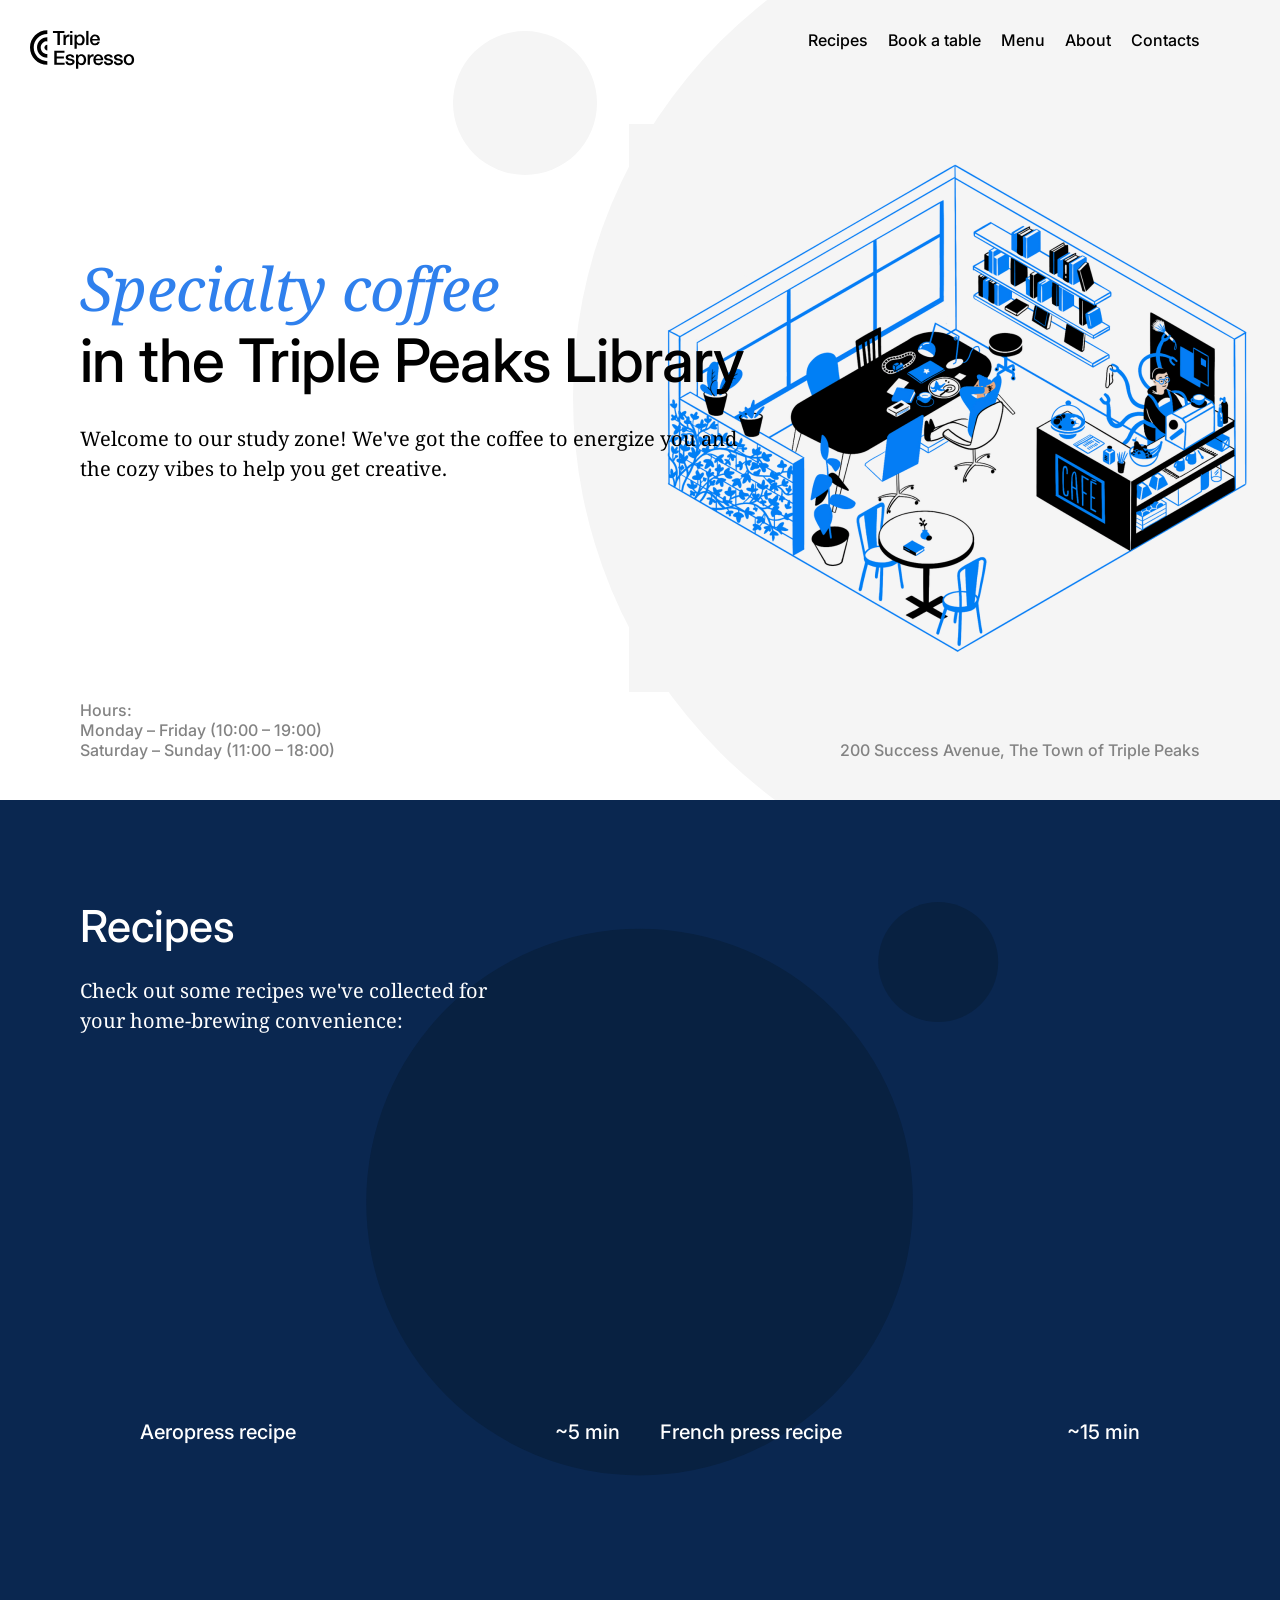
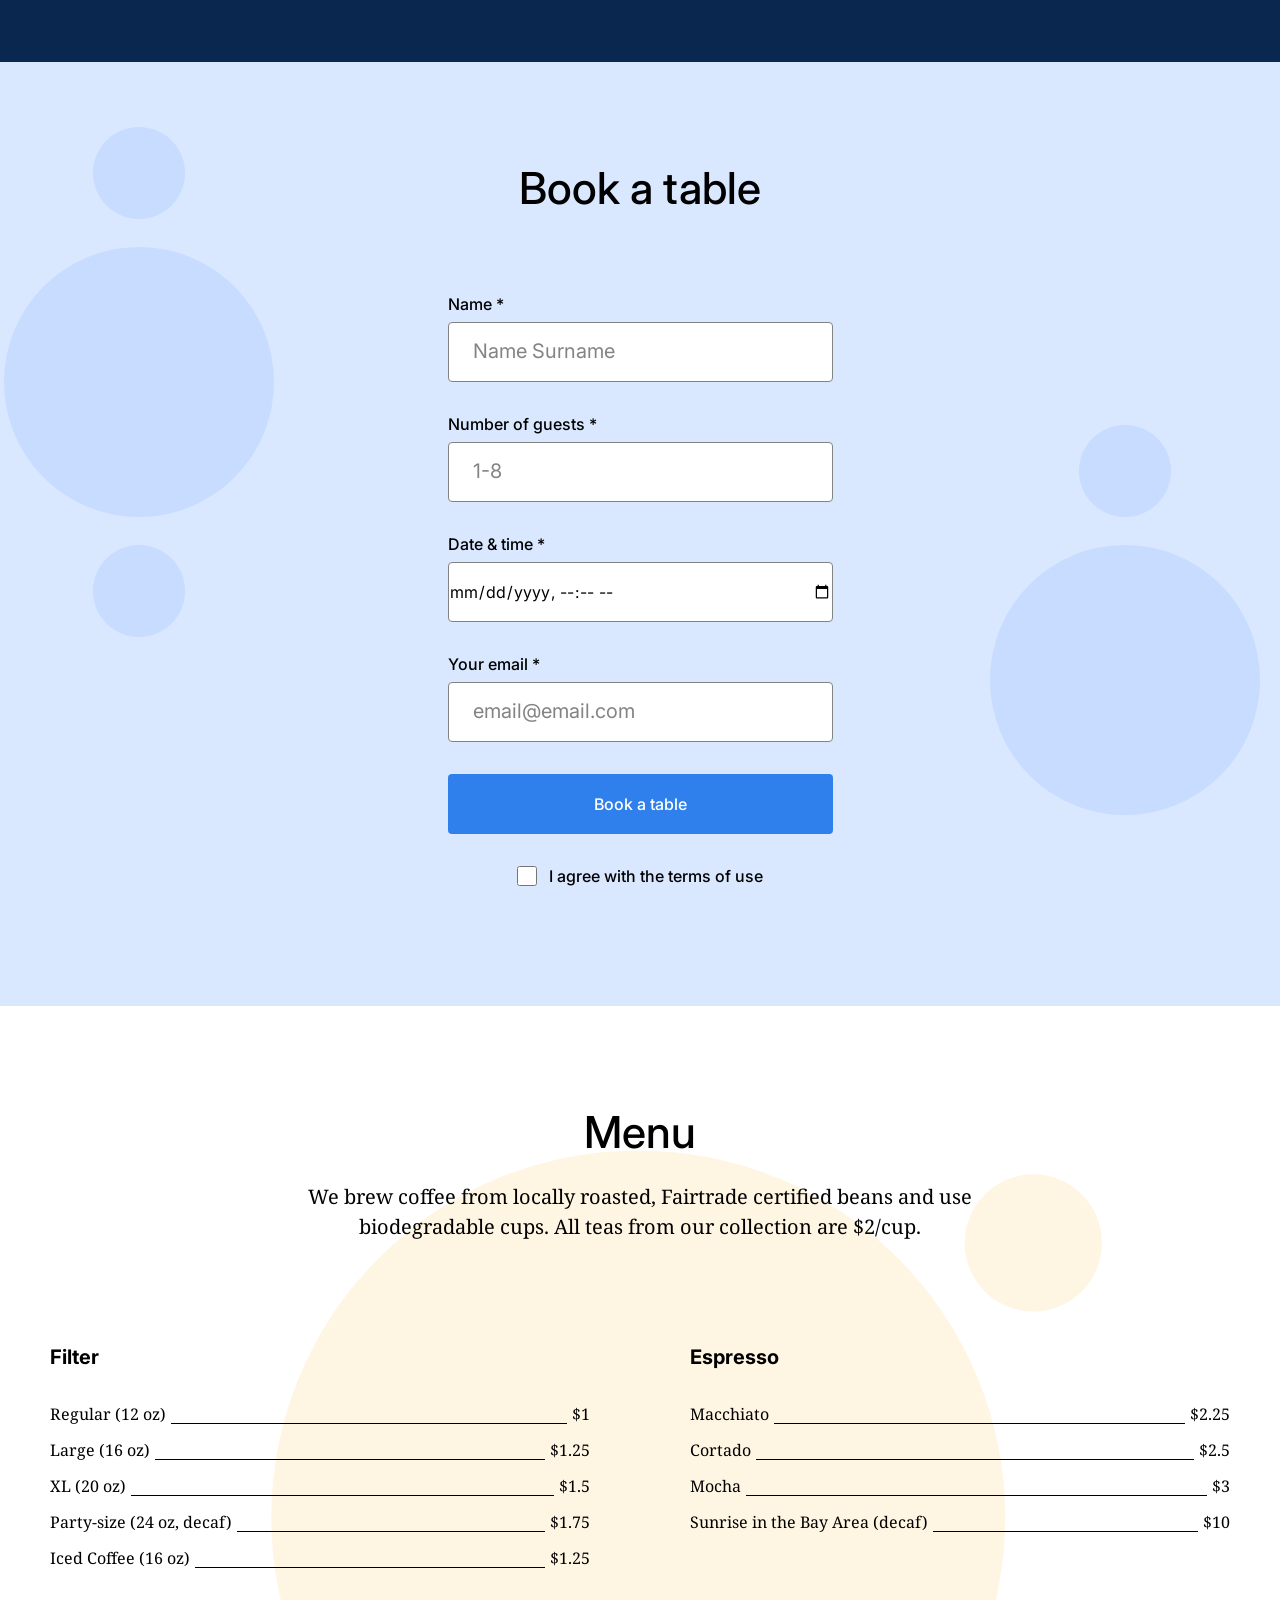
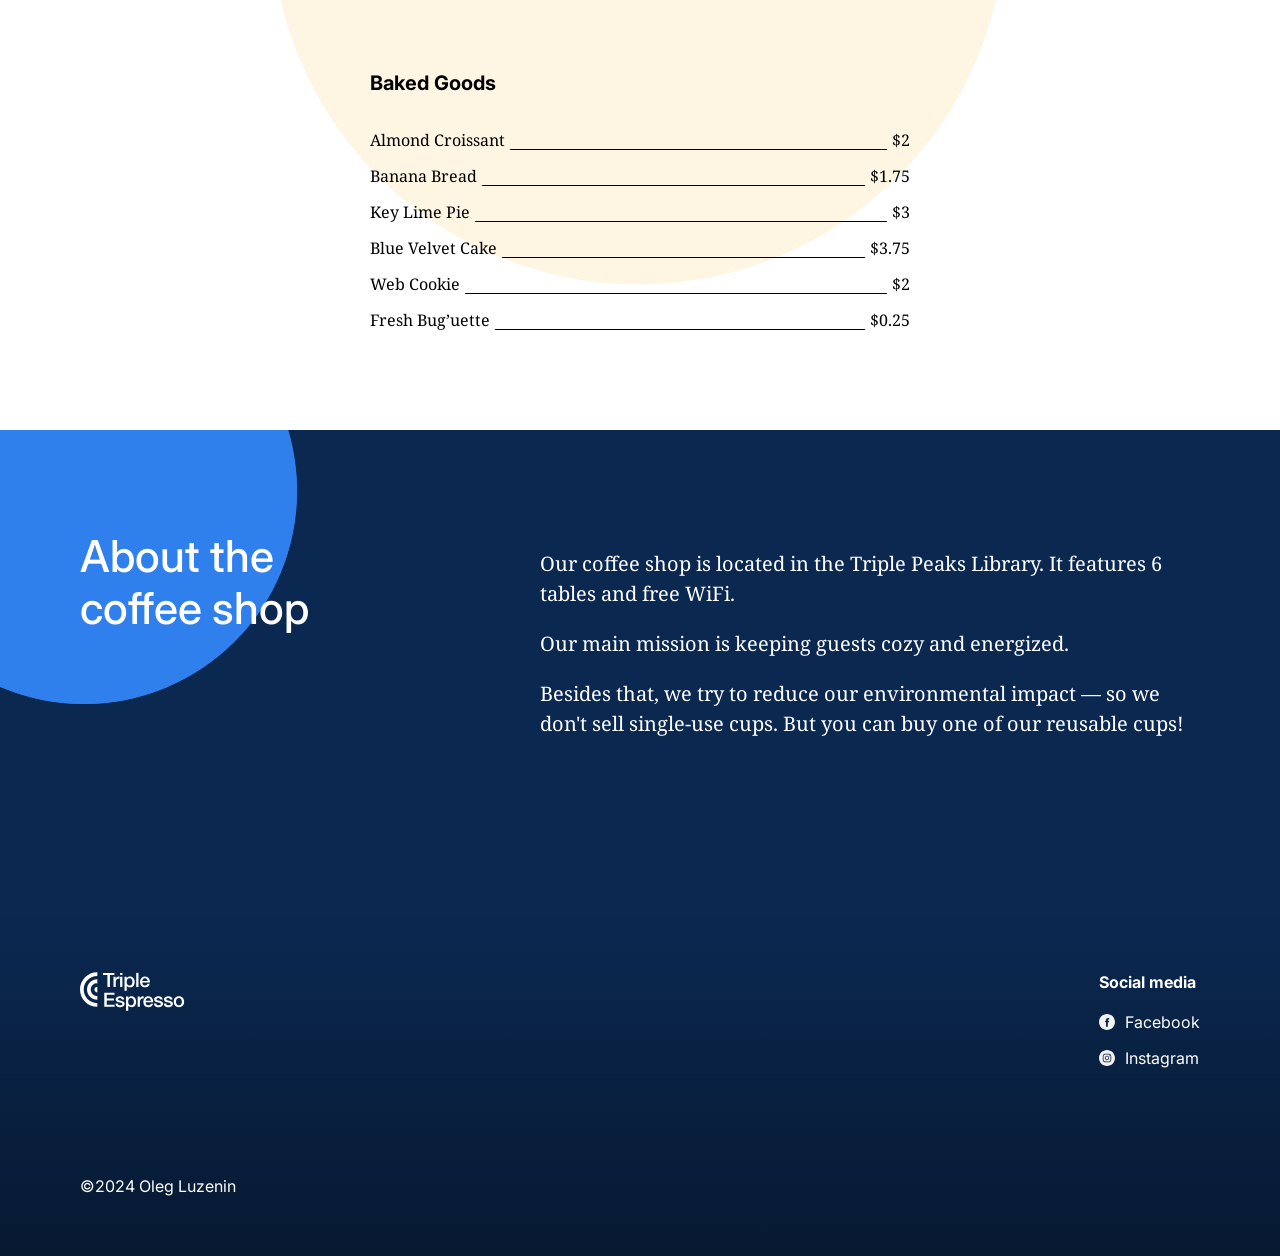
<file: index.html>
<!DOCTYPE html>
<html lang="en">
  <head>
    <meta charset="UTF-8" />
    <meta http-equiv="X-UA-Compatible" content="IE=edge" />
    <meta name="viewport" content="width=device-width, initial-scale= 1.0" />
    <meta name="author" content="Oleg Luzenin" />
    <meta name="description" content="Oleg Coffee shop's webpage with a form" />
    <meta name="keywords" content="coffee, shop, order coffee, bakery" />
    <title>Oleg's Coffee Shop</title>
    <link rel="shortcut icon" href="./favicon.ico" />
    <link rel="stylesheet" href="./pages/index.css" />
    <link rel="preconnect" href="https://fonts.googleapis.com" />
    <link rel="preconnect" href="https://fonts.gstatic.com" crossorigin />
    <link
      href="https://fonts.googleapis.com/css2?family=Inter:wght@100..900&family=Noto+Serif:ital,wght@0,100..900;1,100..900&display=swap"
      rel="stylesheet"
    />
  </head>
  <body>
    <div class="page">
      <header class="header">
        <nav class="nav">
          <img
            class="nav__logo"
            src="./images/logo_coffeeshop_dark.svg"
            alt="Coffee-shop logo"
          />
          <ul class="nav__links">
            <li>
              <a class="nav__link" href="#recipes">Recipes</a>
            </li>
            <li>
              <a class="nav__link" href="#reservation">Book a table</a>
            </li>
            <li>
              <a class="nav__link" href="#menu">Menu</a>
            </li>
            <li>
              <a class="nav__link" href="#about">About</a>
            </li>
            <li>
              <a class="nav__link" href="#contacts">Contacts</a>
            </li>
          </ul>
        </nav>
        <h1 class="header__title">
          <span class="header__accent"> Specialty coffee</span>
          in the Triple Peaks Library
        </h1>
        <p class="header__description">
          Welcome to our study zone! We've got the coffee to energize you and
          the cozy vibes to help you get creative.
        </p>
        <img
          class="header__image"
          src="images/inside_coffee_shop.png"
          alt="inside coffee shop image"
        />
        <div class="header__footer">
          <div>
            <p class="header__paragraph">Hours:</p>
            <p class="header__paragraph">Monday – Friday (10:00 – 19:00)</p>
            <p class="header__paragraph">Saturday – Sunday (11:00 – 18:00)</p>
          </div>
          <p class="header__paragraph">
            200 Success Avenue, The Town of Triple Peaks
          </p>
        </div>
      </header>

      <main class="content">
        <section class="recipes" id="recipes">
          <h2 class="recipes__title">Recipes</h2>
          <p class="recipes__subtitle">
            Check out some recipes we've collected for your home-brewing
            convenience:
          </p>
          <div class="recipes__videos">
            <div>
              <iframe
                class="recipes__iframe"
                src="https://www.youtube.com/embed/j6VlT_jUVPc?si=q5_dGD0OAo_rP4UH"
                title="YouTube video player"
                allow="accelerometer; autoplay; clipboard-write; encrypted-media; gyroscope; 
                          picture-in-picture; web-share"
                referrerpolicy="strict-origin-when-cross-origin"
                allowfullscreen
              >
              </iframe>
              <p class="recipes__video-caption">
                Aeropress recipe <span>~5 min</span>
              </p>
            </div>
            <div>
              <iframe
                class="recipes__iframe"
                src="https://www.youtube.com/embed/st571DYYTR8?si=ihalFQa3wiOL9oaL"
                title="YouTube video player"
                allow="accelerometer; autoplay; clipboard-write; encrypted-media; gyroscope; picture-in-picture; web-share"
                referrerpolicy="strict-origin-when-cross-origin"
                allowfullscreen
              >
              </iframe>
              <p class="recipes__video-caption">
                French press recipe<span>~15 min</span>
              </p>
            </div>
          </div>
        </section>
        <section class="reservation" id="reservation">
          <h2 class="reservation__title">Book a table</h2>
          <form class="reservation__form form">
            <fieldset class="form__fieldset">
              <label class="form__label"
                >Name *
                <input
                  class="form__input"
                  type="text"
                  name="name"
                  placeholder="Name Surname"
                  required
                />
              </label>
              <label class="form__label">
                Number of guests *
                <input
                  class="form__input"
                  type="number"
                  min="1"
                  max="8"
                  placeholder="1-8"
                  required
                />
              </label>
              <label class="form__label"
                >Date & time *
                <input class="form__input" type="datetime-local" required />
              </label>
              <label class="form__label">
                Your email *
                <input
                  class="form__input"
                  type="email"
                  placeholder="email@email.com"
                  required
                />
              </label>
            </fieldset>
            <button class="form__button" type="submit" id="button">
              Book a table
            </button>
            <label class="form__label form__label_type_checkbox">
              <input type="checkbox" class="form__checkbox" required />
              I agree with the terms of use
            </label>
          </form>
        </section>
        <section class="menu" id="menu">
          <h2 class="menu__title">Menu</h2>
          <p class="menu__subtitle">
            We brew coffee from locally roasted, Fairtrade certified beans and
            use biodegradable cups. All teas from our collection are $2/cup.
          </p>
          <ul class="menu__cards">
            <li class="card">
              <h3 class="card__title">Filter</h3>
              <ul class="card__list">
                <li class="card__list-item">
                  Regular (12 oz)
                  <span class="card__list-divider"></span>
                  $1
                </li>
                <li class="card__list-item">
                  Large (16 oz)
                  <span class="card__list-divider"></span>
                  $1.25
                </li>
                <li class="card__list-item">
                  XL (20 oz)
                  <span class="card__list-divider"></span>
                  $1.5
                </li>
                <li class="card__list-item">
                  Party-size (24 oz, decaf)
                  <span class="card__list-divider"></span>
                  $1.75
                </li>
                <li class="card__list-item">
                  Iced Coffee (16 oz)
                  <span class="card__list-divider"></span>
                  $1.25
                </li>
              </ul>
            </li>
            <li class="card">
              <h3 class="card__title">Espresso</h3>
              <ul class="card__list">
                <li class="card__list-item">
                  Macchiato
                  <span class="card__list-divider"></span>
                  $2.25
                </li>
                <li class="card__list-item">
                  Cortado
                  <span class="card__list-divider"></span>
                  $2.5
                </li>
                <li class="card__list-item">
                  Mocha
                  <span class="card__list-divider"></span>
                  $3
                </li>
                <li class="card__list-item">
                  Sunrise in the Bay Area (decaf)
                  <span class="card__list-divider"></span>
                  $10
                </li>
              </ul>
            </li>
            <li class="card">
              <h3 class="card__title">Baked Goods</h3>
              <ul class="card__list">
                <li class="card__list-item">
                  Almond Croissant
                  <span class="card__list-divider"></span>
                  $2
                </li>
                <li class="card__list-item">
                  Banana Bread
                  <span class="card__list-divider"></span>
                  $1.75
                </li>
                <li class="card__list-item">
                  Key Lime Pie
                  <span class="card__list-divider"></span>
                  $3
                </li>
                <li class="card__list-item">
                  Blue Velvet Cake
                  <span class="card__list-divider"></span>
                  $3.75
                </li>
                <li class="card__list-item">
                  Web Cookie
                  <span class="card__list-divider"></span>
                  $2
                </li>
                <li class="card__list-item">
                  Fresh Bug’uette
                  <span class="card__list-divider"></span>
                  $0.25
                </li>
              </ul>
            </li>
          </ul>
        </section>
        <section class="about" id="about">
          <h2 class="about__title">About the coffee shop</h2>
          <div class="about__content">
            <p class="about__paragraph">
              Our coffee shop is located in the Triple Peaks Library. It
              features 6 tables and free WiFi.
            </p>
            <p class="about__paragraph">
              Our main mission is keeping guests cozy and energized.
            </p>
            <p class="about__paragraph">
              Besides that, we try to reduce our environmental impact — so we
              don't sell single-use cups. But you can buy one of our reusable
              cups!
            </p>
          </div>
          <div class="about__circle"></div>
          <div class="about__circle about__circle_animation_blurred"></div>
        </section>
      </main>
      <footer class="footer" id="contacts">
        <div class="footer__content">
          <img
            class="footer__logo"
            src="./images/logo_coffeeshop_light.svg"
            alt="coffeeshop logo"
          />
          <div class="footer__social-column">
            <h4 class="footer__social-heading">Social media</h4>
            <ul class="footer__list">
              <li class="footer__list-item">
                <a class="footer__social-link" href="#">
                  <img
                    class="footer__social-icon"
                    src="./images/facebook_white.svg"
                    alt="facebook icon"
                  />Facebook
                </a>
              </li>
              <li class="footer__list-item">
                <a class="footer__social-link" href="#">
                  <img
                    class="footer__social-icon"
                    src="./images/instagram_white.svg"
                    alt="instagram icon"
                  />Instagram
                </a>
              </li>
            </ul>
          </div>
        </div>
        <p class="footer__copyright">©2024 Oleg Luzenin</p>
      </footer>
    </div>
  </body>
</html>
</file>
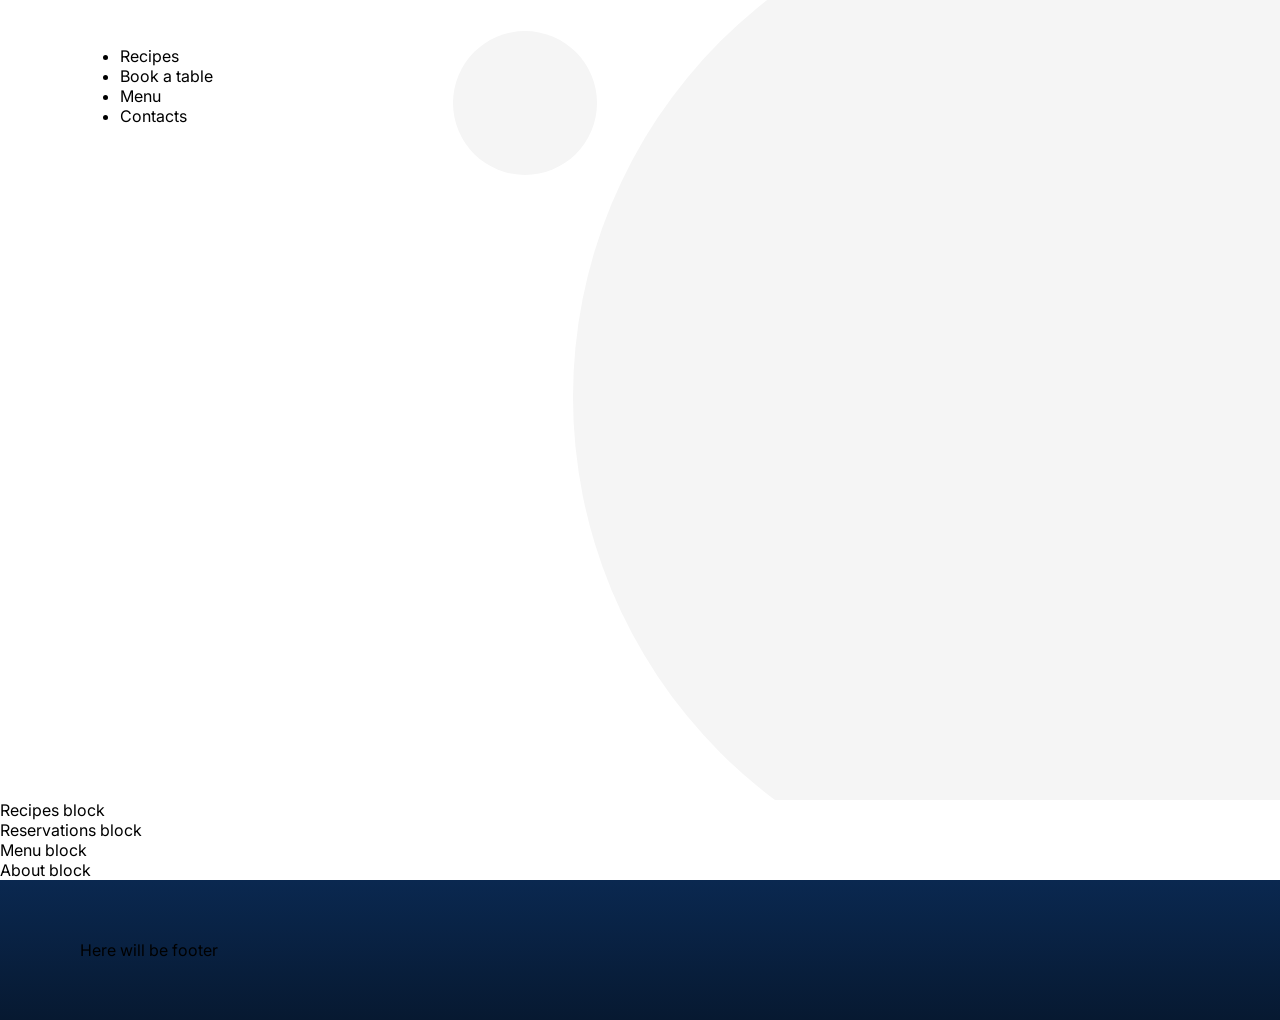
<file: pages/index.html>
<!DOCTYPE html>
<html lang="en"></html>
    <head>
        <meta charset = "UTF-8"/>
        <meta name= "viewport" content= "width=device-width, initial-scale=1.0" />
        <meta name= "author" content= "Oleg Luzenin"/>
        <meta name= "description" content= "Oleg Coffee shop's webpage with a form"/>
        <meta name= "keywords" content= "coffee, shop, order coffee, bakery"/>
        <title>Oleg's Coffee Shop</title>
        <link rel= "shortcut icon" href="../favicon.ico"/>
        <link rel= "stylesheet" href="index.css"/>
        <link rel= "stylesheet" href="../vendor/normalize.css"/>
        <link rel="preconnect" href="https://fonts.googleapis.com">
        <link rel="preconnect" href="https://fonts.gstatic.com" crossorigin>
        <link href="https://fonts.googleapis.com/css2?family=Inter:wght@100..900&family=Noto+Serif:ital,wght@0,100..900;1,100..900&display=swap" rel="stylesheet">
    </head>

    <div class="page">
        <body>
            <header class="header">
                <img class="header_icon" href="../images/logo_coffeeshop_dark.svg">
                <nav class="nav_links">
                    <ul class="nav_links_list">
                        <li class="list_item">
                            Recipes
                        </li>
                        <li class="list_item">
                            Book a table
                        </li>
                        <li class="list_item">
                            Menu
                        </li>
                        <li class="list_item">
                            Contacts
                        </li>
                    </ul>
                </nav>
            </header>
                <main class="main">
                    <section class="main_section_recipes">
                        Recipes block
                    </section>
                    <section class="main_section_reservations">
                        Reservations block
                    </section>
                    <section class="main_section_menu">
                        Menu block
                    </section>
                    <section class="about_section_reservations">
                        About block
                    </section>
                </main>
                <footer class="footer">
                    Here will be footer
                </footer>
        </body>
    </div>
</html>
</file>
<file: pages/index.css>
@import url(../vendor/normalize.css);
@import url(../blocks/page.css);
@import url(../blocks/header.css);
@import url(../blocks/nav.css);
@import url(../blocks/recipes.css);
@import url(../blocks/reservation.css);
@import url(../blocks/form.css);
@import url(../blocks/menu.css);
@import url(../blocks/card.css);
@import url(../blocks/about.css);
@import url(../blocks/footer.css);
</file>
